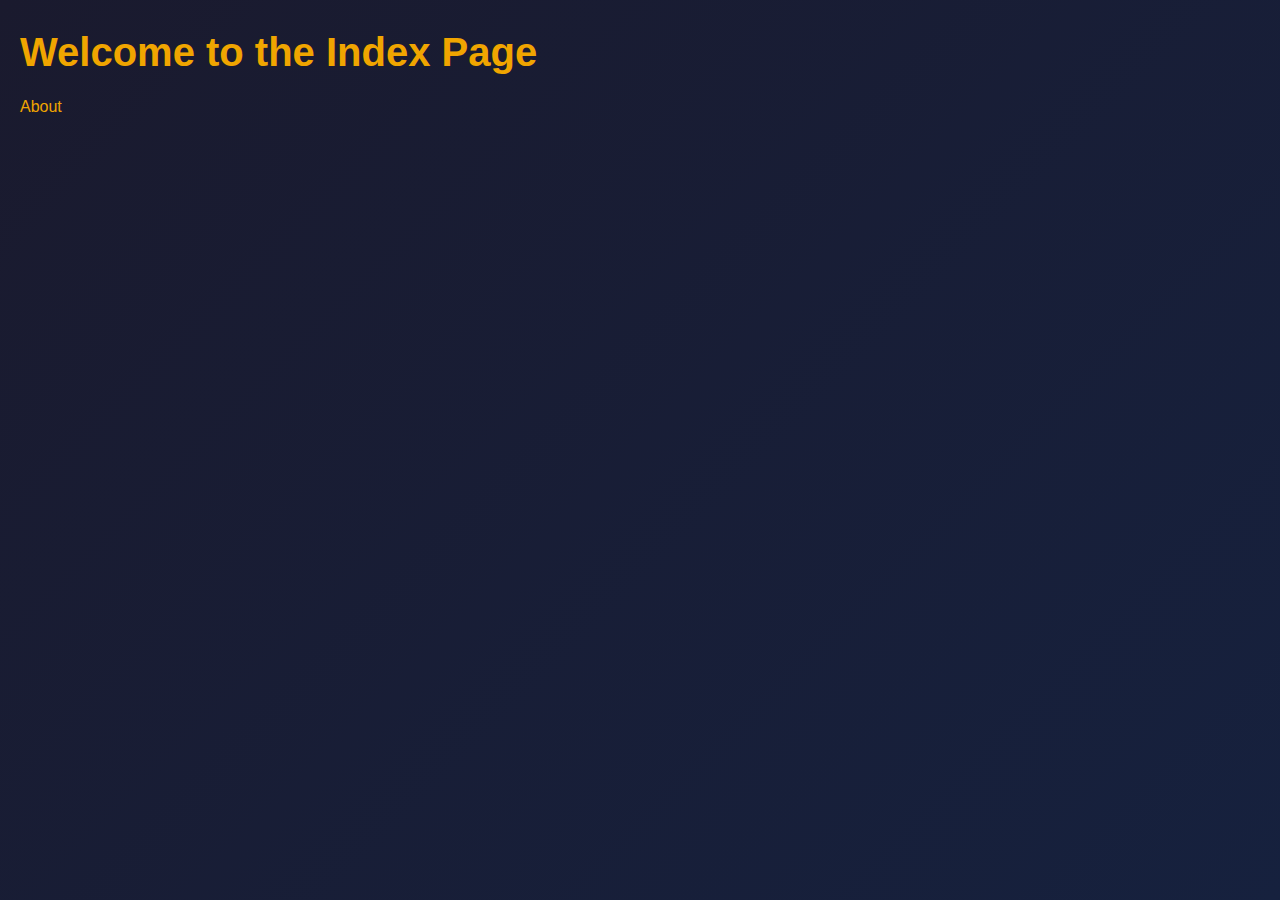
<file: index.html>
<!DOCTYPE html>
<html lang="en">
<head>
    <meta charset="UTF-8">
    <meta name="viewport" content="width=device-width, initial-scale=1.0">
    <link rel="stylesheet" href="./styles.css">
    <title>Index Page</title>
</head>
<body>
    <h1>Welcome to the Index Page</h1>
    <nav>
        <a href="./about.html">About</a>
    </nav>
</body>
</html>
</file>
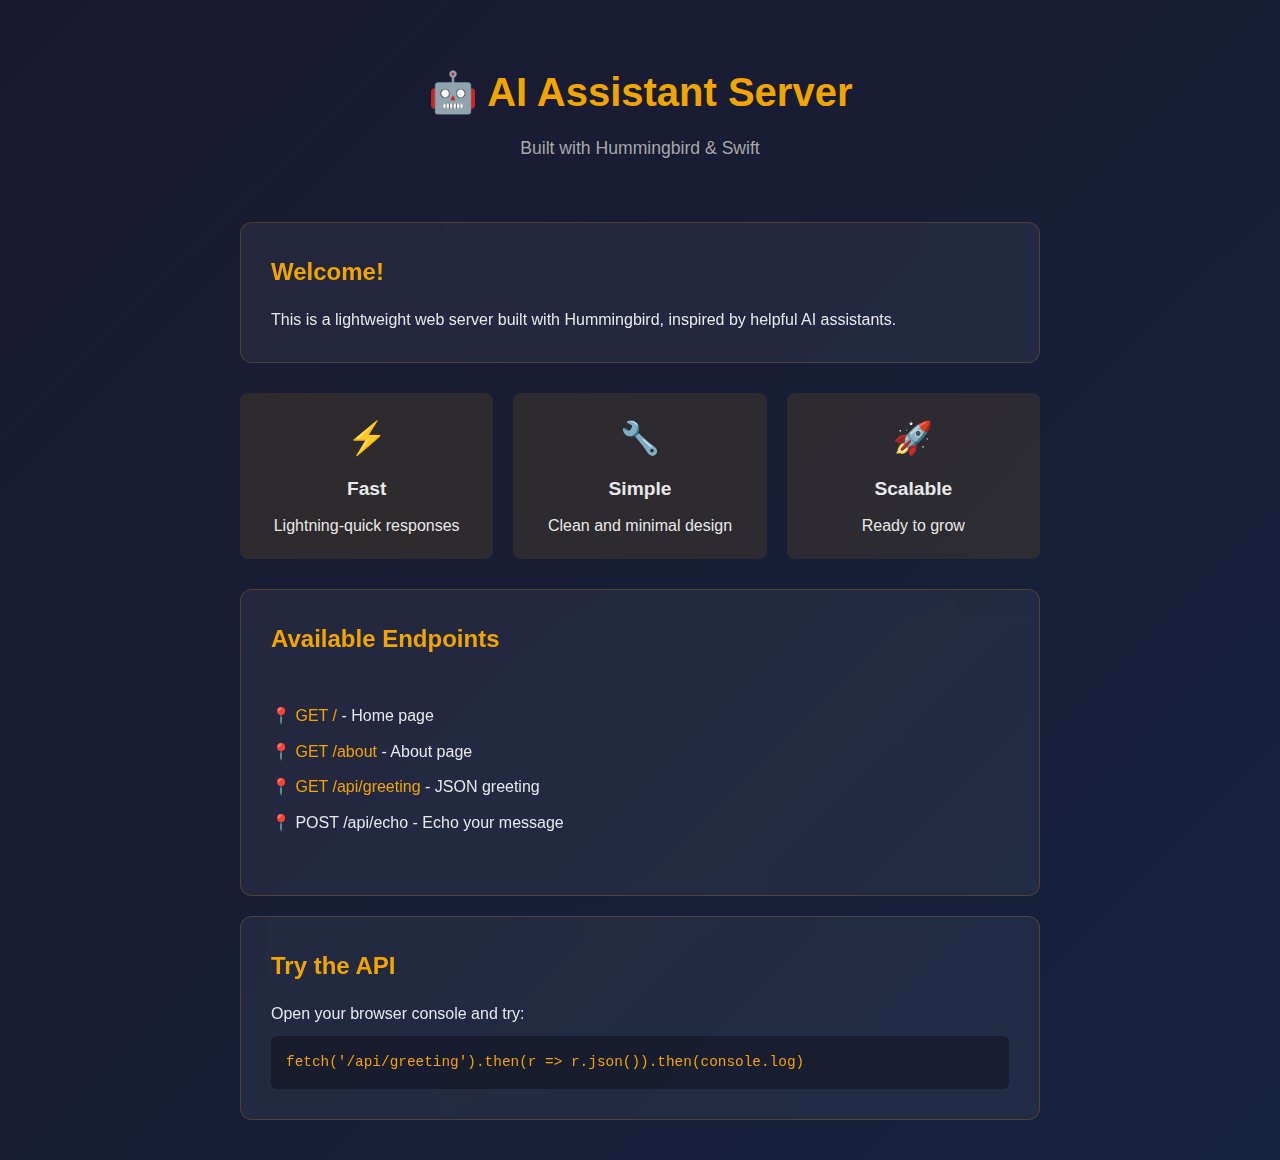
<file: Index.html>
<!DOCTYPE html>
<html lang="en">
<head>
    <meta charset="UTF-8">
    <meta name="viewport" content="width=device-width, initial-scale=1.0">
    <title>AI Assistant App</title>
    <link rel="stylesheet" href="/styles.css">
</head>
<body>
    <div class="container">
        <header>
            <h1>🤖 AI Assistant Server</h1>
            <p class="subtitle">Built with Hummingbird & Swift</p>
        </header>
        
        <div class="card">
            <h2>Welcome!</h2>
            <p>This is a lightweight web server built with Hummingbird, inspired by helpful AI assistants.</p>
        </div>
        
        <div class="features">
            <div class="feature">
                <div class="feature-icon">⚡</div>
                <h3>Fast</h3>
                <p>Lightning-quick responses</p>
            </div>
            <div class="feature">
                <div class="feature-icon">🔧</div>
                <h3>Simple</h3>
                <p>Clean and minimal design</p>
            </div>
            <div class="feature">
                <div class="feature-icon">🚀</div>
                <h3>Scalable</h3>
                <p>Ready to grow</p>
            </div>
        </div>
        
        <div class="card">
            <h2>Available Endpoints</h2>
            <ul class="endpoint-list">
                <li>📍 <a href="/">GET /</a> - Home page</li>
                <li>📍 <a href="/about">GET /about</a> - About page</li>
                <li>📍 <a href="/api/greeting">GET /api/greeting</a> - JSON greeting</li>
                <li>📍 POST /api/echo - Echo your message</li>
            </ul>
        </div>
        
        <div class="card">
            <h2>Try the API</h2>
            <p>Open your browser console and try:</p>
            <pre><code>fetch('/api/greeting').then(r => r.json()).then(console.log)</code></pre>
        </div>
    </div>
</body>
</html>
</file>
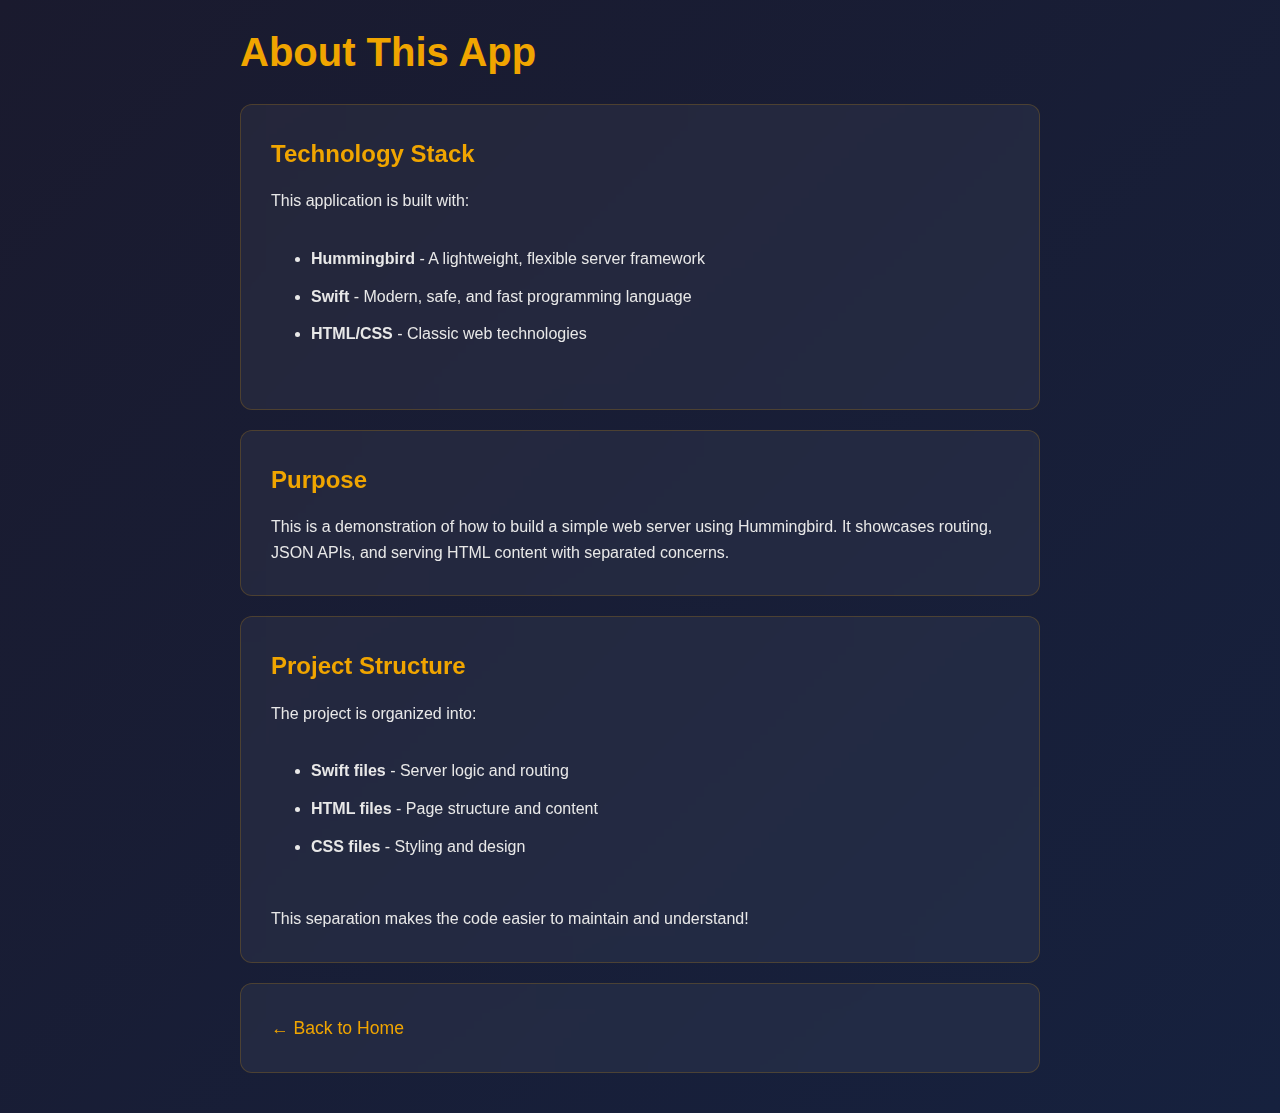
<file: About.html>
<!DOCTYPE html>
<html lang="en">
<head>
    <meta charset="UTF-8">
    <meta name="viewport" content="width=device-width, initial-scale=1.0">
    <title>About - AI Assistant App</title>
    <link rel="stylesheet" href="/styles.css">
</head>
<body>
    <div class="container">
        <h1>About This App</h1>
        
        <div class="card">
            <h2>Technology Stack</h2>
            <p>This application is built with:</p>
            <ul class="tech-list">
                <li><strong>Hummingbird</strong> - A lightweight, flexible server framework</li>
                <li><strong>Swift</strong> - Modern, safe, and fast programming language</li>
                <li><strong>HTML/CSS</strong> - Classic web technologies</li>
            </ul>
        </div>
        
        <div class="card">
            <h2>Purpose</h2>
            <p>This is a demonstration of how to build a simple web server using Hummingbird. It showcases routing, JSON APIs, and serving HTML content with separated concerns.</p>
        </div>
        
        <div class="card">
            <h2>Project Structure</h2>
            <p>The project is organized into:</p>
            <ul class="tech-list">
                <li><strong>Swift files</strong> - Server logic and routing</li>
                <li><strong>HTML files</strong> - Page structure and content</li>
                <li><strong>CSS files</strong> - Styling and design</li>
            </ul>
            <p style="margin-top: 15px;">This separation makes the code easier to maintain and understand!</p>
        </div>
        
        <div class="card">
            <a href="/" class="back-link">← Back to Home</a>
        </div>
    </div>
</body>
</html>
</file>
<file: styles.css>
/* Reset and Base Styles */
* {
    margin: 0;
    padding: 0;
    box-sizing: border-box;
}

body {
    font-family: -apple-system, BlinkMacSystemFont, 'Segoe UI', Roboto, sans-serif;
    background: linear-gradient(135deg, #1a1a2e 0%, #16213e 100%);
    color: #e8e8e8;
    min-height: 100vh;
    padding: 20px;
    line-height: 1.6;
}

/* Container */
.container {
    max-width: 800px;
    margin: 0 auto;
}

/* Header */
header {
    text-align: center;
    padding: 40px 0;
}

h1 {
    font-size: 2.5em;
    color: #f0a500;
    margin-bottom: 10px;
}

h2 {
    color: #f0a500;
    margin-bottom: 15px;
    font-size: 1.5em;
}

h3 {
    color: #e8e8e8;
    font-size: 1.2em;
    margin-bottom: 8px;
}

.subtitle {
    color: #a8a8a8;
    font-size: 1.1em;
}

/* Cards */
.card {
    background: rgba(255, 255, 255, 0.05);
    border-radius: 12px;
    padding: 30px;
    margin: 20px 0;
    border: 1px solid rgba(240, 165, 0, 0.2);
    backdrop-filter: blur(10px);
}

/* Features Grid */
.features {
    display: grid;
    grid-template-columns: repeat(auto-fit, minmax(200px, 1fr));
    gap: 20px;
    margin: 30px 0;
}

.feature {
    background: rgba(240, 165, 0, 0.1);
    padding: 20px;
    border-radius: 8px;
    text-align: center;
    transition: transform 0.2s ease;
}

.feature:hover {
    transform: translateY(-5px);
}

.feature-icon {
    font-size: 2em;
    margin-bottom: 10px;
}

/* Lists */
.endpoint-list,
.tech-list {
    list-style: none;
    padding: 20px 0;
}

.endpoint-list li,
.tech-list li {
    margin: 10px 0;
    padding-left: 0;
}

.tech-list {
    list-style: disc;
    padding-left: 40px;
}

.tech-list li {
    margin: 12px 0;
}

/* Links */
a {
    color: #f0a500;
    text-decoration: none;
    transition: color 0.2s ease;
}

a:hover {
    color: #ffc107;
    text-decoration: underline;
}

.back-link {
    display: inline-block;
    font-size: 1.1em;
    font-weight: 500;
}

/* Buttons */
button {
    background: #f0a500;
    color: #1a1a2e;
    border: none;
    padding: 12px 24px;
    border-radius: 6px;
    font-size: 1em;
    cursor: pointer;
    font-weight: bold;
    transition: background 0.2s ease;
}

button:hover {
    background: #ffc107;
}

/* Code blocks */
pre {
    background: rgba(0, 0, 0, 0.3);
    padding: 15px;
    border-radius: 6px;
    overflow-x: auto;
    margin-top: 10px;
}

code {
    font-family: 'Monaco', 'Courier New', monospace;
    color: #f0a500;
    font-size: 0.9em;
}

/* Responsive Design */
@media (max-width: 600px) {
    h1 {
        font-size: 2em;
    }
    
    .card {
        padding: 20px;
    }
    
    .features {
        grid-template-columns: 1fr;
    }
}
</file>
